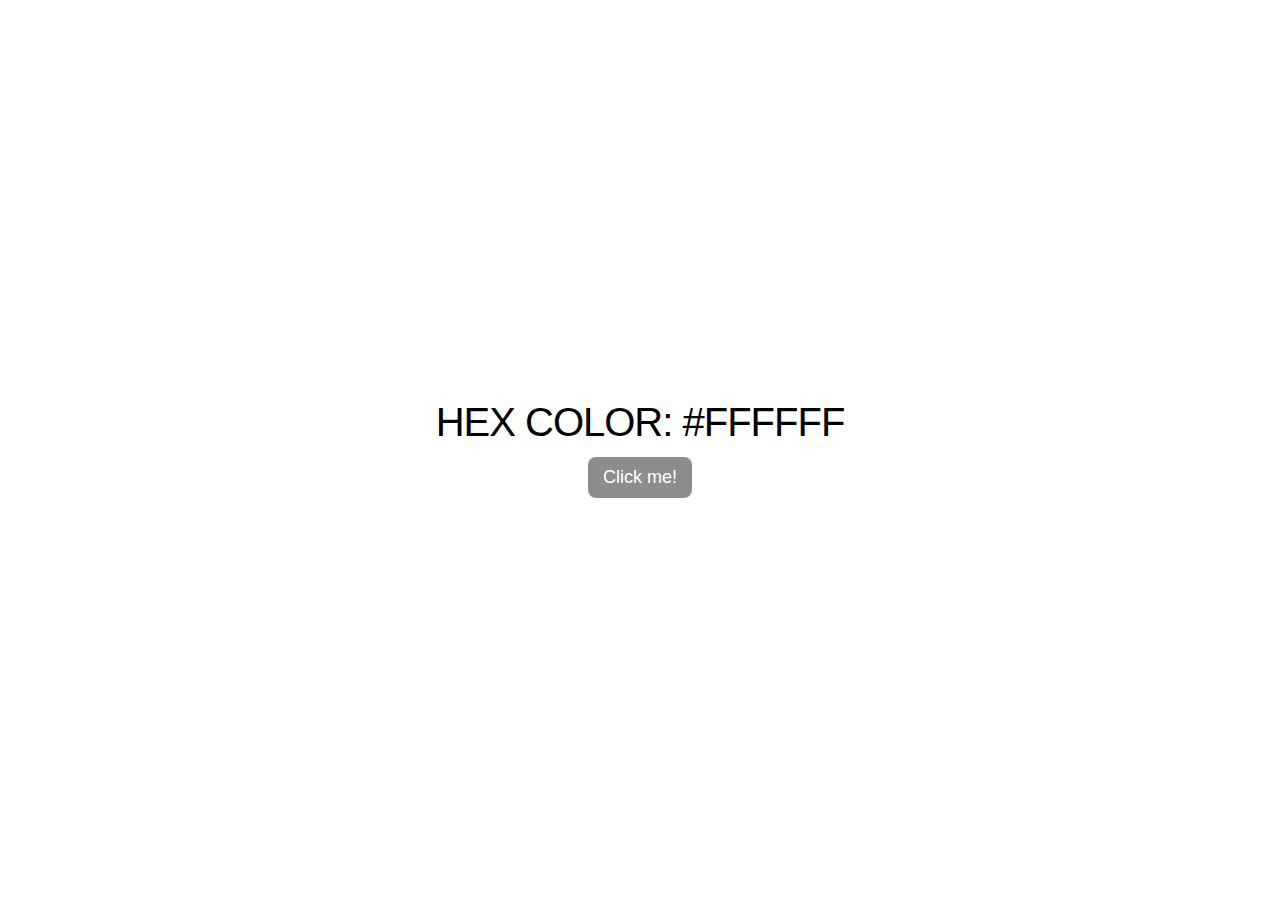
<file: step-04/background-changer/index.html>
<!DOCTYPE html>
<html lang="en">
<head>
  <meta charset="UTF-8">
  <meta http-equiv="X-UA-Compatible" content="IE=edge">
  <meta name="viewport" content="width=device-width, initial-scale=1.0">
  <title>Background Changer</title>

  <link rel="stylesheet" href="reset.css">
  <link rel="stylesheet" href="style.css">
</head>
<body>
  <div id="app">
    <section class="section">
      <h1 class="page-title">
        <span>hex color:</span>
        <span id="hex-code">#ffffff</span>
      </h1>

      <button type="button" id="change-button" class="page-button">Click me!</button>
    </section>
  </div>

  <script src="index.js"></script>
</body>
</html>
</file>
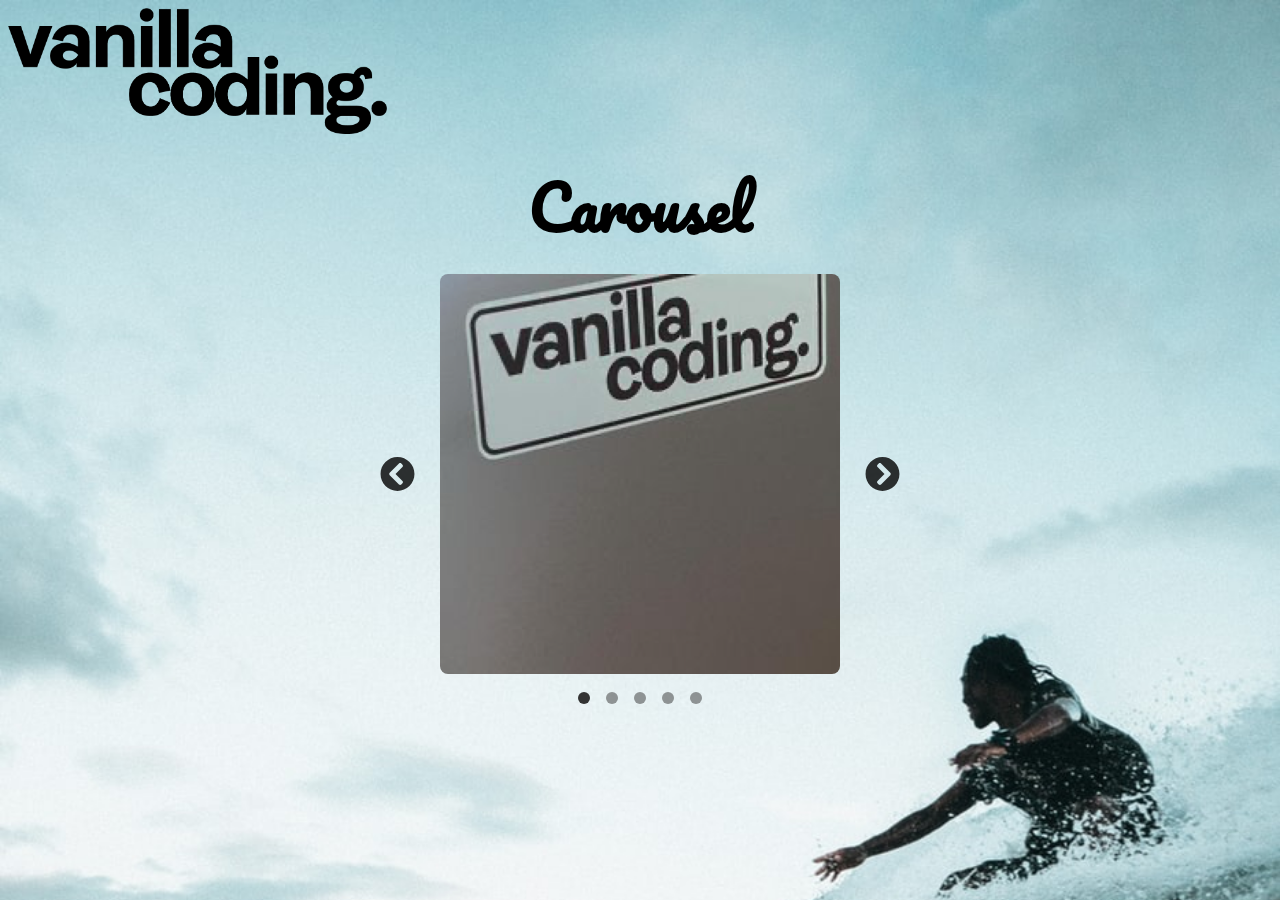
<file: step-04/carousel/index.html>
<!DOCTYPE html>
<html>
  <head>
    <meta charset="utf-8" />
    <meta name="viewport" content="width=device-width" />
    <link
      href="https://fonts.googleapis.com/css?family=Pacifico&display=swap"
      rel="stylesheet"
    />
    <link
      href="https://fonts.googleapis.com/css?family=Varela+Round&display=swap"
      rel="stylesheet"
    />
    <link rel="icon" href="/images/favicon.ico" />
    <link rel="stylesheet" type="text/css" href="style.css" />
    <title>Carousel Project</title>
  </head>

  <body>
    <section>
      <div class="image-box">
        <img src="images/vanilla_coding_logo.png" />
      </div>
      <h1>Carousel</h1>

      <!-- Carousel Start -->
      <div class="carousel-container">
        <div class="carousel-imgs-wrap">
          <button type="button" class="btn-arrow btn-arrow-prev">
            <img src="images/chevron-circle-left-solid.svg" alt="prev">
          </button>
          
          <div class="carousel-imgs">
            <img id="carousel-img" src="images/image-1.png" alt="">
          </div>
          
          <button type="button" class="btn-arrow btn-arrow-next">
            <img src="images/chevron-circle-right-solid.svg" alt="next">
          </button>
        </div>

        <div class="carousel-dots">
          <span class="dot active"></span>
          <span class="dot"></span>
          <span class="dot"></span>
          <span class="dot"></span>
          <span class="dot"></span>
        </div>
      </div>
      <!-- Carousel End -->
    </section>

    <script src="index.js"></script>
  </body>
</html>
</file>
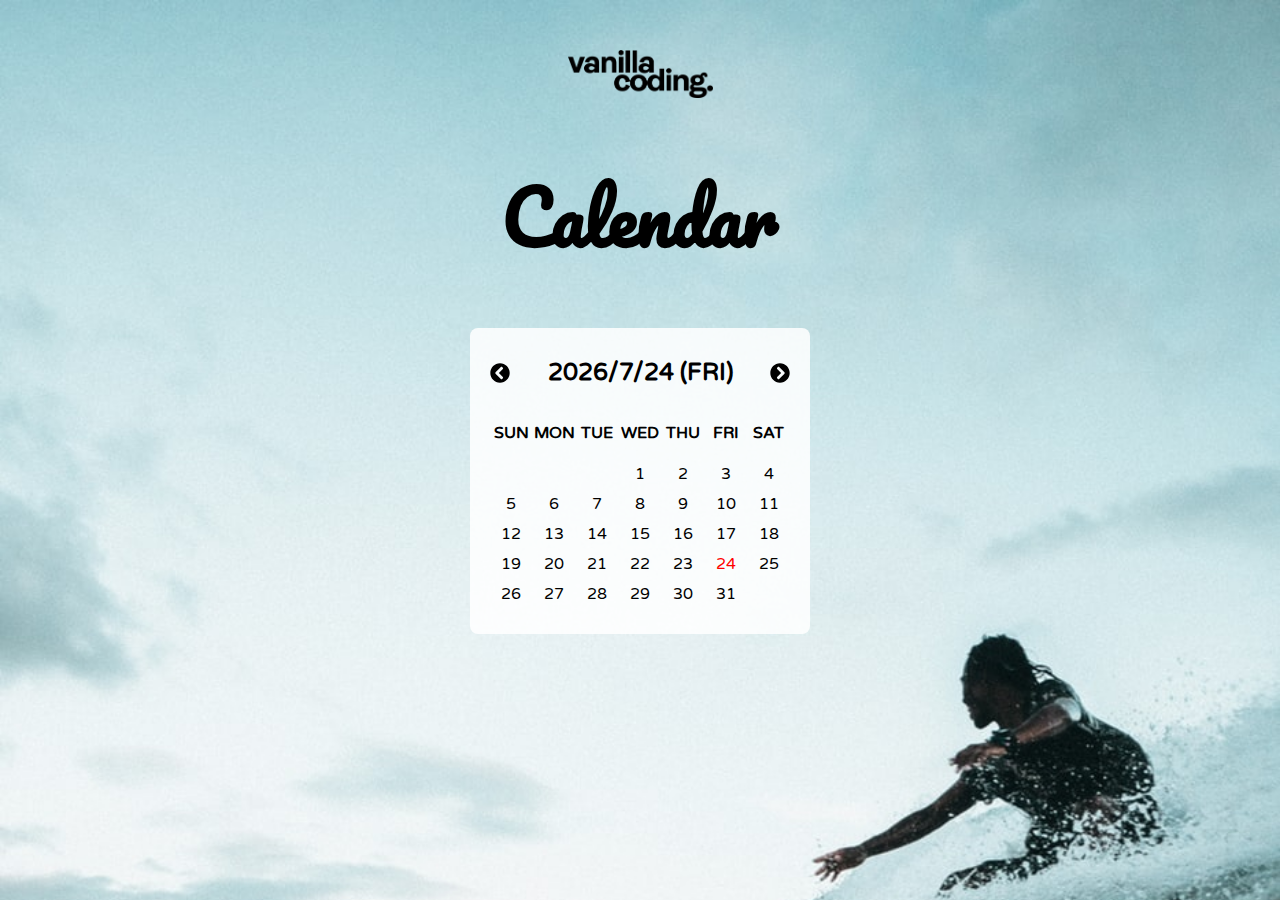
<file: step-06/calendar/index.html>
<!DOCTYPE html>
<html>
  <head>
    <meta charset="utf-8" />
    <meta name="viewport" content="width=device-width" />
    <link
      href="https://fonts.googleapis.com/css?family=Pacifico&display=swap"
      rel="stylesheet"
    />
    <link
      href="https://fonts.googleapis.com/css?family=Varela+Round&display=swap"
      rel="stylesheet"
    />
    <link rel="icon" href="/images/favicon.ico" />
    <link rel="stylesheet" type="text/css" href="style.css" />
    <title>Calendar Project</title>
  </head>

  <body>
    <section>
      <div class="image-box">
        <img src="images/vanilla_coding_logo.png" />
      </div>
      <h1>Calendar</h1>

      <!-- 달력 Start -->
      <div class="calendar-wrap">
        <div class="calendar-indicator">
          <button type="button" class="btn-arrow btn-arrow-prev">
            <img src="images/chevron-circle-left-solid.svg" alt="">
          </button>
          <h2 id="day"></h2>
          <button type="button" class="btn-arrow btn-arrow-next">
            <img src="images/chevron-circle-right-solid.svg" alt="">
          </button>
        </div>
        <ul class="calendar-weeks">
          <li>sun</li>
          <li>mon</li>
          <li>tue</li>
          <li>wed</li>
          <li>thu</li>
          <li>fri</li>
          <li>sat</li>
        </ul>
        <div id="days-wrap" class="calendar-days"></div>
      </div>
      <!-- 달력 End -->
    </section>

    <script src="index.js"></script>
  </body>
</html>
</file>
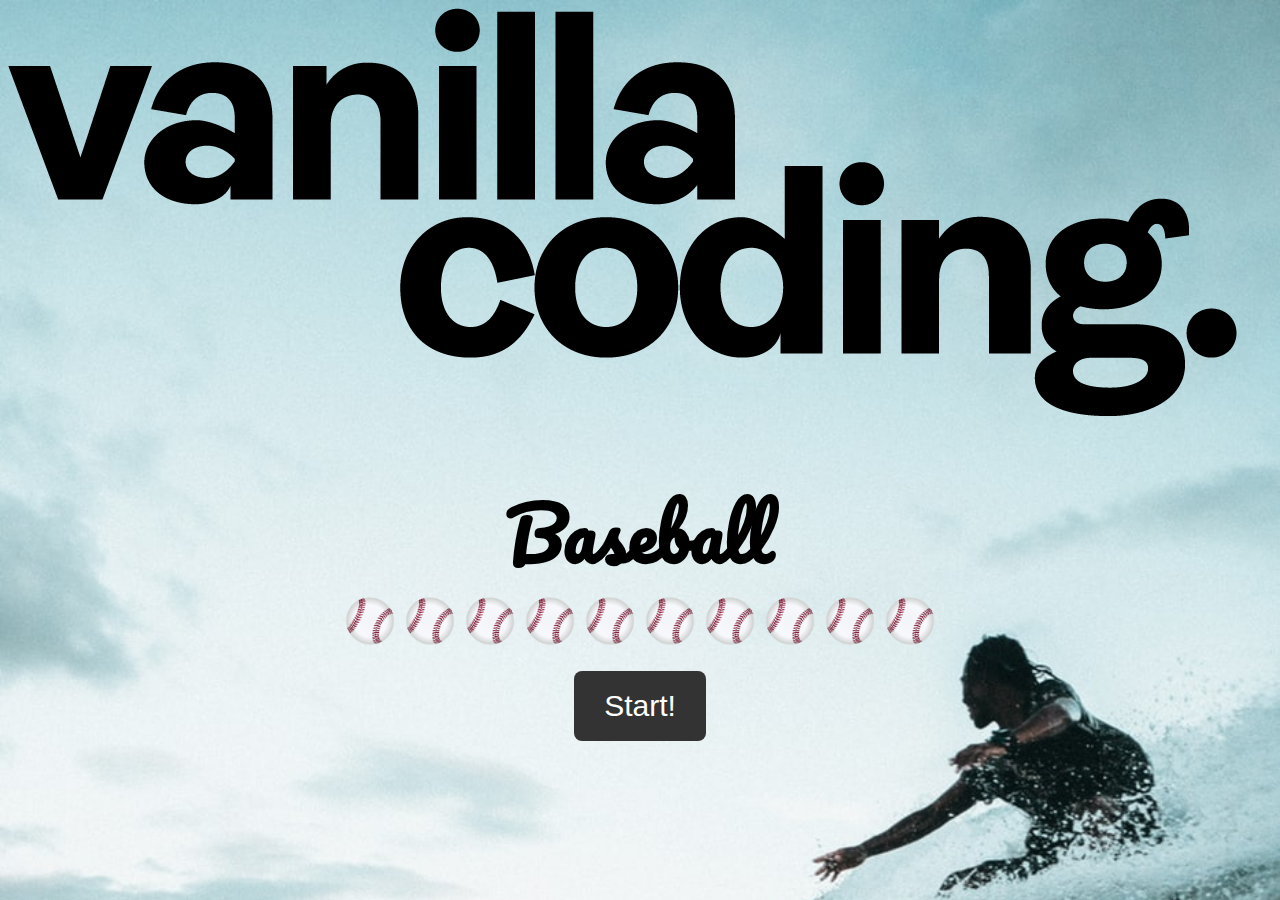
<file: step-06/number-baseball/index.html>
<!DOCTYPE html>
<html>
  <head>
    <meta charset="utf-8" />
    <meta name="viewport" content="width=device-width" />
    <link
      href="https://fonts.googleapis.com/css?family=Pacifico&display=swap"
      rel="stylesheet"
    />
    <link
      href="https://fonts.googleapis.com/css?family=Varela+Round&display=swap"
      rel="stylesheet"
    />
    <link rel="icon" href="/images/favicon.ico" />
    <link rel="stylesheet" type="text/css" href="style.css" />
    <title>Baseball Project</title>
  </head>

  <body>
    <section>
      <div class="image-box">
        <img src="images/vanilla_coding_logo.png" />
      </div>
      <h1>Baseball</h1>

      <div class="life-wrap">
        <img src="images/baseball.png" alt="">
        <img src="images/baseball.png" alt="">
        <img src="images/baseball.png" alt="">
        <img src="images/baseball.png" alt="">
        <img src="images/baseball.png" alt="">
        <img src="images/baseball.png" alt="">
        <img src="images/baseball.png" alt="">
        <img src="images/baseball.png" alt="">
        <img src="images/baseball.png" alt="">
        <img src="images/baseball.png" alt="">
      </div>

      <p id="score" class="baseball-score"></p>

      <!-- 야구게임 Start -->
      <button type="button" id="btn-start" class="btn-start">Start!</button>
      <!-- 야구게임 End -->
    </section>

    <script src="index.js"></script>
  </body>
</html>
</file>
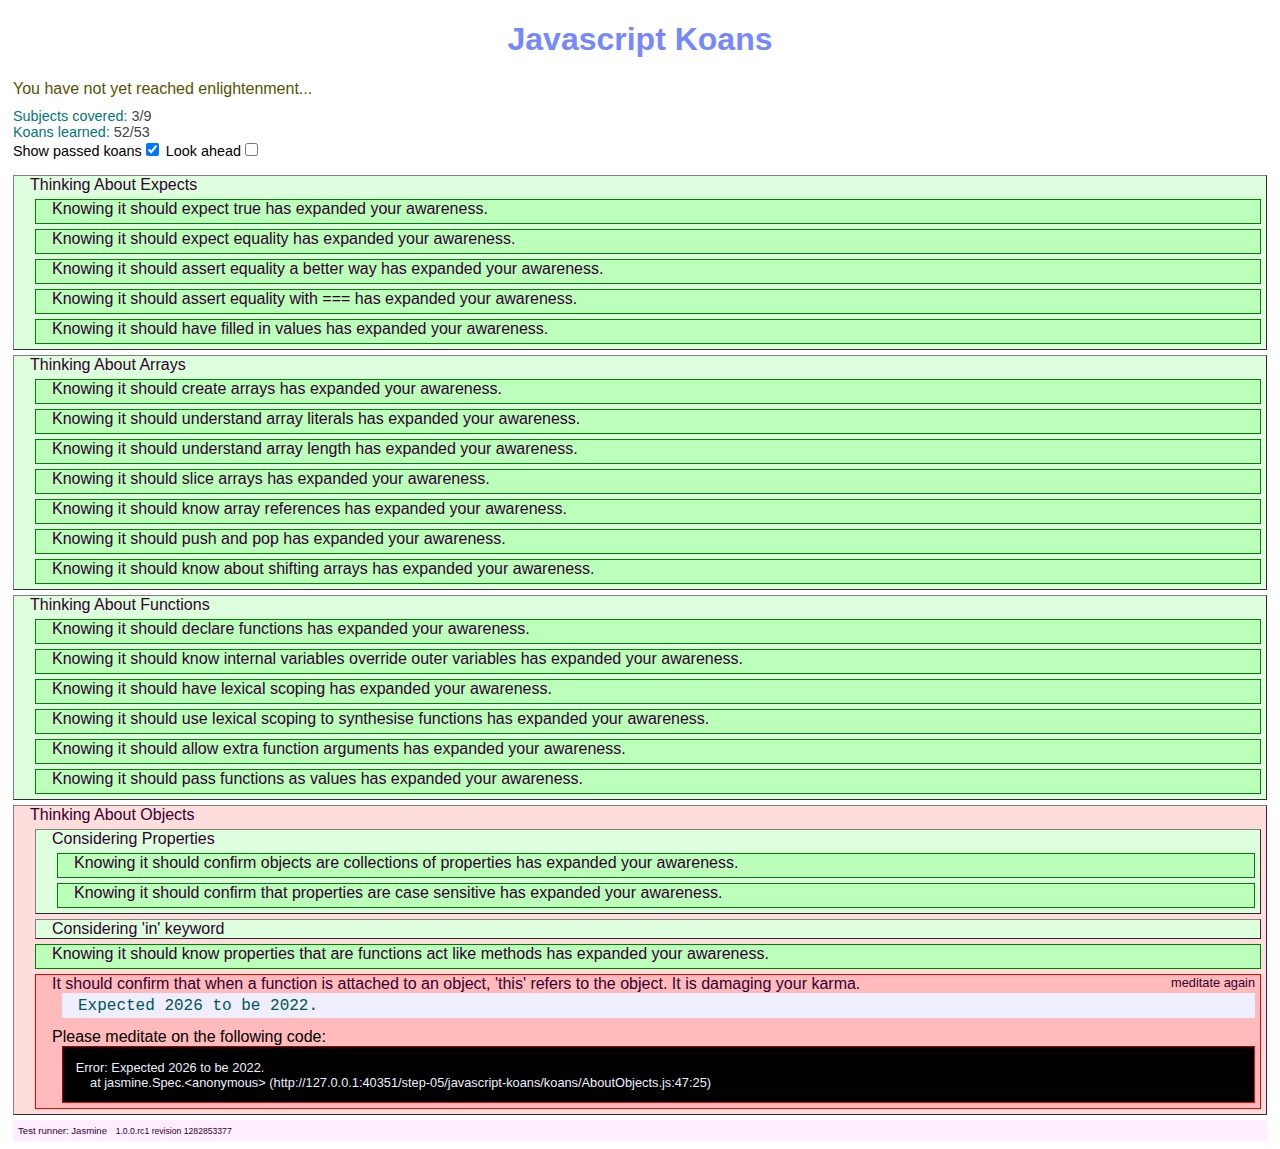
<file: step-05/javascript-koans/KoansRunner.html>
<!DOCTYPE HTML PUBLIC "-//W3C//DTD HTML 4.01 Transitional//EN"
  "http://www.w3.org/TR/html4/loose.dtd">
<html>
<head>
  <title>Javascript Koans</title>
  <link rel="stylesheet" type="text/css" href="lib/jasmine/jskoans-jasmine.css">
  <script type="text/javascript" src="lib/jasmine/jasmine.js"></script>
  <script type="text/javascript" src="lib/jasmine/jasmine-html.js"></script>
  <script type="text/javascript" src="lib/jasmine/jskoans-jasmine-html.js"></script>
  
  <script type="text/javascript" src="lib/underscore-min.js"></script>

  <script type="text/javascript" src="lib/FILL_ME_IN.js"></script>

  <script type="text/javascript" src="koans/AboutExpects.js"></script>
  <script type="text/javascript" src="koans/AboutArrays.js"></script>
  <script type="text/javascript" src="koans/AboutFunctions.js"></script>
  <script type="text/javascript" src="koans/AboutObjects.js"></script>
  <script type="text/javascript" src="koans/AboutMutability.js"></script>
  <script type="text/javascript" src="koans/AboutHigherOrderFunctions.js"></script>
  <script type="text/javascript" src="koans/AboutInheritance.js"></script>
  <script type="text/javascript" src="koans/AboutApplyingWhatWeHaveLearnt.js"></script>

</head>
<body>

<script type="text/javascript">
  jasmine.getEnv().addReporter(new JsKoansReporter());
  jasmine.getEnv().execute();
</script>

</body>
</html>
</file>
<file: step-04/background-changer/style.css>
html,body{
  width: 100%;
  height: 100%;
}

#app{
  width: 100%;
  height: 100%;
  display: flex;
  align-items: center;
  justify-content: center;
  
  transition: background-color 0.5s;
}

.section{
  display: flex;
  align-items: center;
  justify-content: center;
  flex-direction: column;
  gap: 15px;
}

.page-title{
  text-transform: uppercase;
  font-size: 40px;
  font-weight: 500;
  letter-spacing: -1px;
}

.page-button{
  background-color: #8d8d8d;
  border-radius: 8px;
  padding: 10px 15px;
  border: 0;
  font-size: 18px;
  color: white;
  cursor: pointer;
}

.page-button:hover{
  background-color: #808080;
}

.page-button:active{
  background-color: #6e6e6e;
}
</file>
<file: step-04/carousel/style.css>
body {
  background-image: url("./images/bg.jpeg");
  background-repeat: no-repeat;
  background-size: cover;
  font-family: "Varela Round", sans-serif;
}

h1 {
  font-family: "Pacifico", cursive;
  text-align: center;
  font-size: 60px;
  margin: 15px 0;
}

.image-box{
  width: 30%;
  min-width: 350px;
}

.image-box img{
  width: 100%;
}

/* 0. 캐러셀 컨테이너 영역 */
.carousel-container{
  display: flex;
  align-items: center;
  justify-content: center;
  flex-direction: column;
}

/* 1. 캐러셀 이미지 영역 */
.carousel-imgs-wrap{
  position: relative;
}

/* 2. 캐러셀 버튼 */
.btn-arrow{
  position: absolute;
  top: 50%;
  z-index: 5;
  transform: translateY(-50%);
  width: 35px;
  padding: 0;
  border: 0;
  background-color: transparent;
  opacity: 0.8;
  cursor: pointer;
}

.btn-arrow:hover{
  opacity: 0.9;
}

.btn-arrow:active{
  opacity: 0.7;
}

.btn-arrow img{
  width: 100%;
  vertical-align: bottom;
  pointer-events: none; /* e.target에 안잡히게 */
}

.btn-arrow-prev{
  left: -60px;
}

.btn-arrow-next{
  left: auto;
  right: -60px;
}

/* 3. 사진영역 */
.carousel-imgs{
  width: 400px;
  border-radius: 8px;
  overflow: hidden;
}

.carousel-imgs img{
  width: 100%;
  vertical-align: bottom;
}

/* 4. dot 영역 */
.carousel-dots{
  margin: 15px 0;
}

.carousel-dots .dot{
  display: inline-block;
  width: 12px;
  height: 12px;
  border-radius: 50%;
  background-color: #333;
  margin: 0 6px;
  cursor: pointer;
  opacity: 0.5;
}

.carousel-dots .dot.active{
  opacity: 1;
}
</file>
<file: step-06/calendar/style.css>
body {
  background-image: url("./images/bg.jpeg");
  background-repeat: no-repeat;
  background-size: cover;
  font-family: "Varela Round", sans-serif;
}

h1 {
  font-family: "Pacifico", cursive;
  text-align: center;
  font-size: 72px;
}

.image-box{
  width: 145px;
  margin: 50px auto;
}

.image-box img{
  width: 100%;
}

.calendar-wrap{
  width: 100%;
  max-width: 300px;
  display: flex;
  align-items: center;
  justify-content: center;
  flex-direction: column;
  margin: 0 auto;
  background-color: rgba(255, 255, 255, 0.85);
  padding: 10px 20px 25px;
  border-radius: 8px;
}

.calendar-indicator{
  width: 100%;
  display: flex;
  align-items: center;
}

.calendar-indicator .btn-arrow{
  cursor: pointer;
  background-color: transparent;
  border: 0;
  padding: 0;
}

.calendar-indicator .btn-arrow img{
  width: 20px;
  vertical-align: bottom;
}

.calendar-indicator .btn-arrow-prev{
  margin-right: auto;
  margin-left: 0;
}

.calendar-indicator .btn-arrow-next{
  margin-right: 0;
  margin-left: auto;
}

.calendar-weeks{
  width: 100%;
  display: flex;
  align-items: center;
  justify-content: center;
  list-style: none;
  padding: 0;
}

.calendar-weeks li{
  flex: 1;
  text-transform: uppercase;
  font-weight: 600;
  text-align: center;
}

.calendar-days{
  width: 100%;
  display: grid;
  grid-template-columns: repeat(7,1fr);
}

.calendar-days .cell{
  height: 30px;
  display: flex;
  align-items: center;
  justify-content: center;
}

.calendar-days .cell:nth-child(7n){
  border-right: 0;
}
</file>
<file: step-06/number-baseball/style.css>
body {
  background-image: url("./images/bg.jpeg");
  background-repeat: no-repeat;
  background-size: cover;
  font-family: "Varela Round", sans-serif;
}

h1 {
  font-family: "Pacifico", cursive;
  text-align: center;
  font-size: 72px;
  margin-bottom: 0;
}

.baseball-score{
  font-family: "Pacifico", cursive;
  text-align: center;
  font-size: 72px;
  background-color: rgba(255, 255, 255, 0.7);
  max-width: 500px;
  padding: 0 50px;
  margin: 25px auto;
  border-radius: 8px;
}

.btn-start{
  background-color: #333;
  color: white;
  border-radius: 8px;
  padding: 18px 30px;
  font-size: 30px;
  border: 0;
  display: block;
  margin: 0 auto;
  cursor: pointer;
}

.btn-start.colored{
  background-color: indianred;
}

.life-wrap{
  display: flex;
  align-items: center;
  justify-content: center;
  gap: 10px;
}

.life-wrap img{
  width: 50px;
}

.life-wrap img.inactive{
  filter: grayscale(1);
  opacity: 0.8;
}
</file>
<file: step-05/javascript-koans/lib/jasmine/jskoans-jasmine.css>
body {
  font-family: "Helvetica Neue Light", "Lucida Grande", "Calibri", "Arial", sans-serif;
}

h1 {
  text-align: center;
  font-weight: bold;
  color: #78f;
}

.jasmine_reporter a:visited, .jasmine_reporter a {
  color: #303; 
}

.jasmine_reporter a:hover, .jasmine_reporter a:active {
  color: blue; 
}

.run_spec_failed, .run_spec_skipped {
  float:right;
  padding-right: 5px;
  font-size: .8em;
  text-decoration: none;
}

.run_spec_passed {
  display: none;
}

.jasmine_reporter {
  margin: 0 5px;
}

.banner {
  color: #303;
  background-color: #fef;
  padding: 5px;
  font-size: 0.6em;
}

.logo {
}

.logo .version {
  font-size: 0.9em;
  padding-left: 1em;
}

.runner.running {
  background-color: yellow;
}

.options {
  padding-top: 0.5px;
}

.suite {
  border: 1px outset gray;
  margin: 5px 0;
  padding-left: 1em;
}

.suite .suite {
  margin: 5px; 
}

.suite.passed, .suite.passed-skipped {
  background-color: #dfd;
}

.suite.failed, .suite.failed-skipped {
  background-color: #fdd;
}

.spec {
  margin: 5px;
  padding-left: 1em;
  clear: both;
}

.spec.failed, .spec.passed, .spec.passed-skipped, .spec.failed-skipped {
  padding-bottom: 5px;
  border: 1px solid gray;
}

.spec.failed, .spec.failed-skipped {
  background-color: #fbb;
  border-color: red;
}

.spec.passed, .spec.passed-skipped {
  background-color: #bfb;
  border-color: green;
}

.messages {
  border-left: 1px;
}

.errorMessage {
  font-family: "Menlo", "Monaco", "Andale Mono", "Courier New", "Courier", sans-serif; 
  color: #055;
  white-space: pre;
  padding: .2em 1em;
  margin-left: 10px;
  margin-right: 5px;
  margin-bottom: 10px;
  background: #eef;
}

.meditate {
  padding-top: 1em;
}

.passed {
  background-color: #cfc;
  display: none;
}

.failed {
  background-color: #fbb;
  display: block;
}

.passed-skipped, .failed-skipped {
   display: none;
}   

.resultMessage span.result {
  display: block;
  line-height: 2em;
  color: black;
}

.resultMessage .mismatch {
  color: black;
}

.stackTrace {
  white-space: pre;
  font-size: .8em;
  margin-left: 10px;
  margin-right: 5px;
  max-height: 5em;
  overflow: auto;
  border: 1px inset red;
  padding: 1em;
  color: #eef;
  background: #000;
}

.finished-at {
  padding-left: 1em;
  font-size: .6em;
}

.show-skipped .passed-skipped {
  display: block;
}

.show-skipped .failed-skipped {
  display: block;
}

.show-passed .passed {
  display: block;
}
.show-failed .failed {
  display: block;
}

#jasmine_content {
  position:fixed;
  right: 100%;
}

.runner {
  border: 1px solid gray;
  display: block;
  margin: 5px 0;
  padding: 2px 0 2px 10px;
}

.progress {
}

.completion {
  font-size: .9em;
  padding-top: 10px;
}

.key {
  color: #077;
}

.value {
  color: #444;
}

.description {
  text-decoration: none;
}

.enlightenment-passed {
  color: #990;
  font-weight: bold;
}
.enlightenment-failed {
  color: #550;
}
</file>
